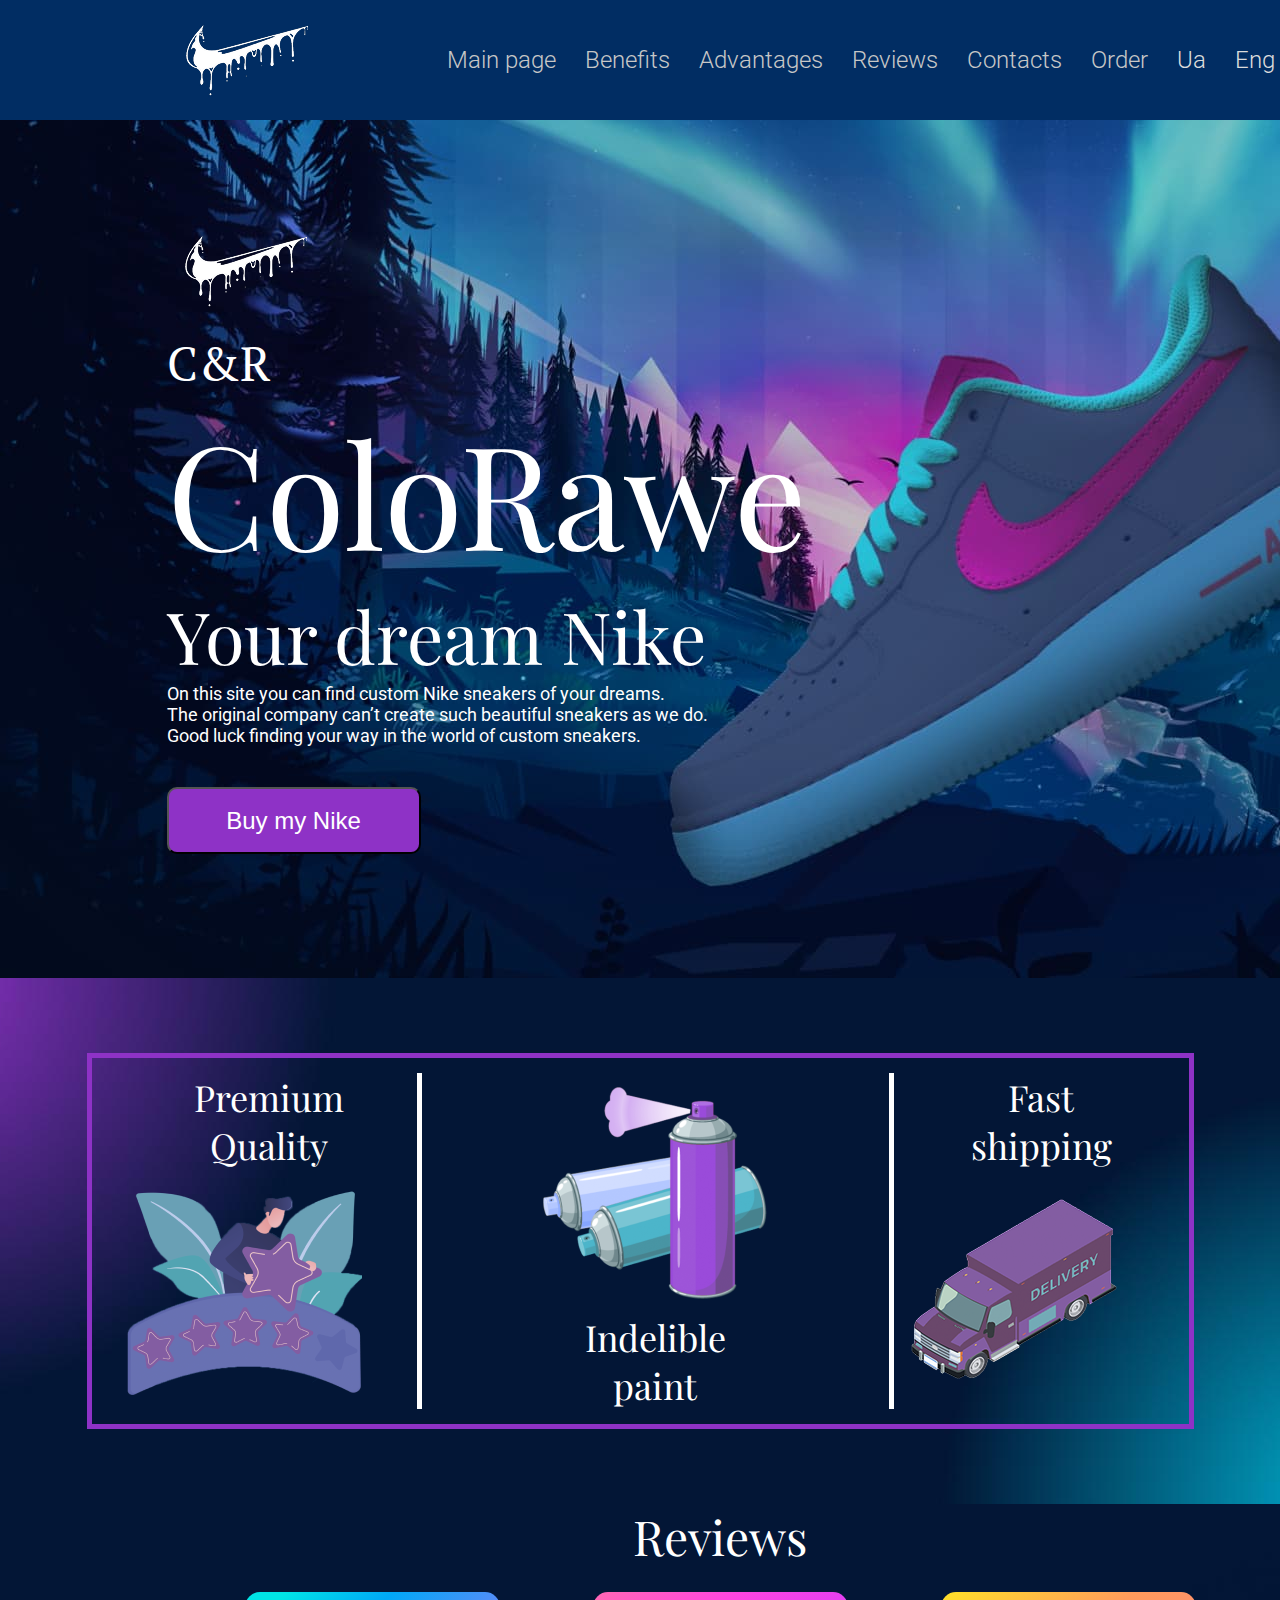
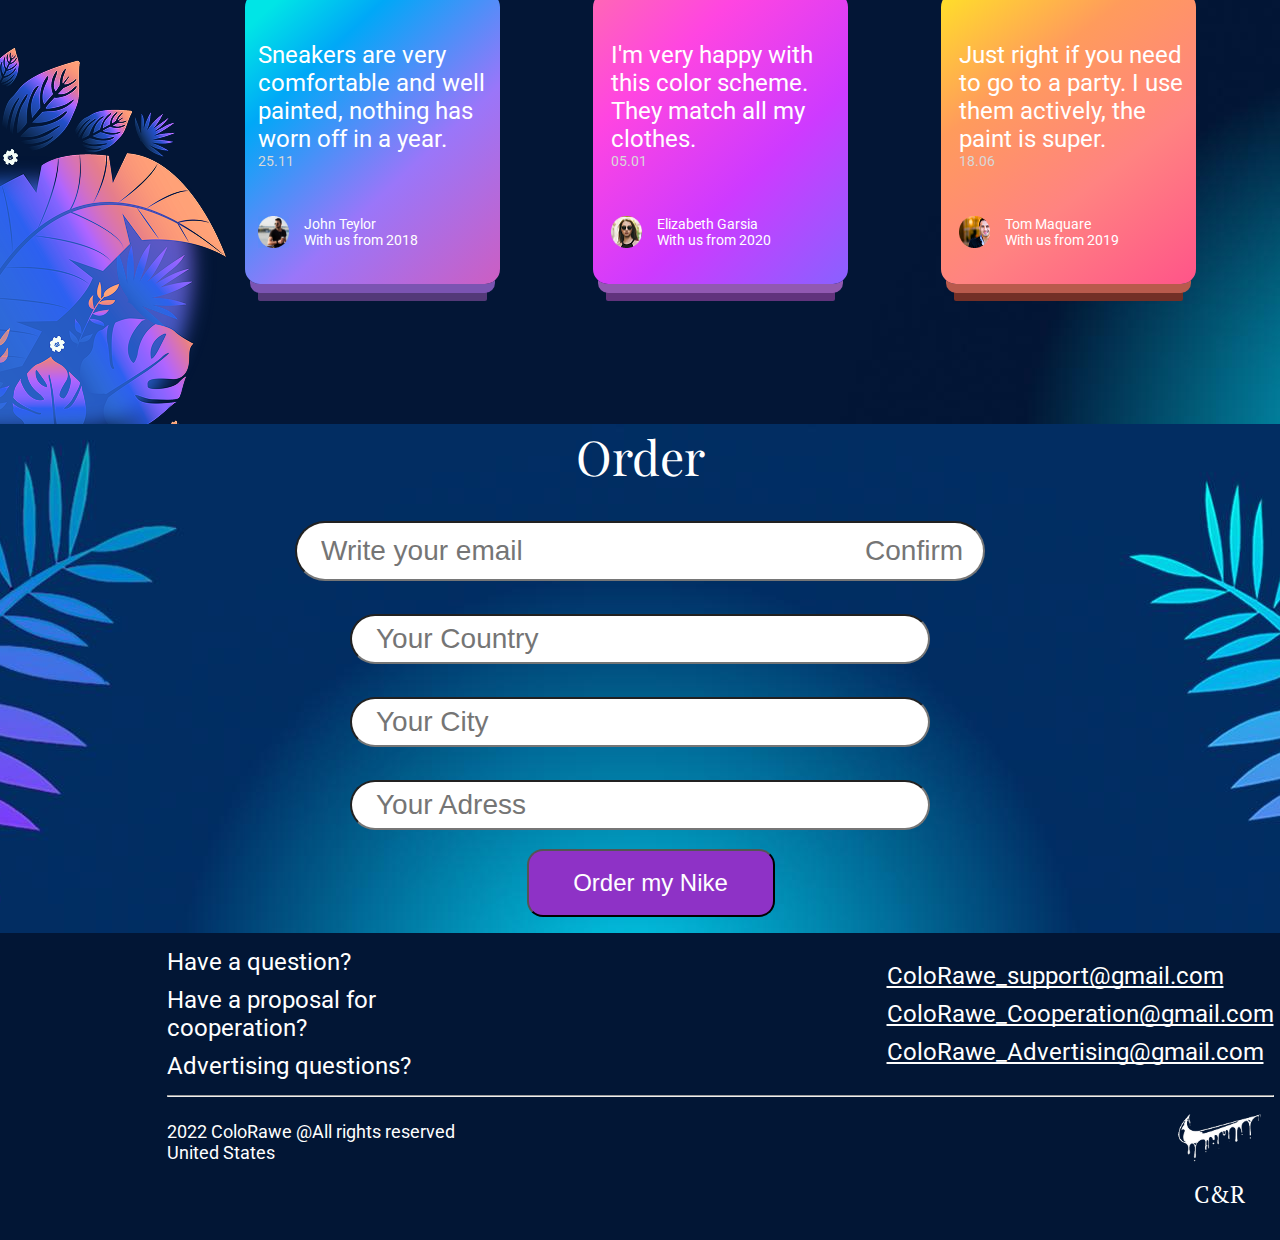
<file: index.html>
<!DOCTYPE html>
<html lang="en">
  <head>
    <meta charset="UTF-8" />
    <meta name="viewport" content="width=device-width, initial-scale=1.0" />
    <title>ColorRave</title>
    <link rel="preconnect" href="https://fonts.googleapis.com" />
    <link rel="preconnect" href="https://fonts.gstatic.com" crossorigin />
    <link
      href="https://fonts.googleapis.com/css2?family=PT+Serif:ital,wght@0,400;0,700;1,400;1,700&family=Playfair+Display:ital,wght@0,400..900;1,400..900&family=Roboto:ital,wght@0,100..900;1,100..900&display=swap"
      rel="stylesheet"
    />
    <link rel="stylesheet" href="./reset.css" />
    <link rel="stylesheet" href="https://cdnjs.cloudflare.com/ajax/libs/modern-normalize/3.0.1/modern-normalize.min.css" integrity="sha512-q6WgHqiHlKyOqslT/lgBgodhd03Wp4BEqKeW6nNtlOY4quzyG3VoQKFrieaCeSnuVseNKRGpGeDU3qPmabCANg==" crossorigin="anonymous" referrerpolicy="no-referrer" />
    <link rel="stylesheet" href="./styles.css" />
  </head>
  <body>
    <header class="header">
      <div class="container header-wrap">
         <img
              class="header-logo"
              src="./img/logo.png"
              alt="logo of the Nike"
            />
        <nav class="nav">
          <ul class="nav-list">    
            <li class="nav-item"><a class="nav-link" href="">Main page</a></li>
            <li class="nav-item"><a class="nav-link" href="">Benefits</a></li>  
            <li class="nav-item"><a class="nav-link" href="">Advantages</a></li>
            <li class="nav-item"><a class="nav-link" href="">Reviews</a></li>
            <li class="nav-item"><a class="nav-link" href="">Contacts</a></li>
            <li class="nav-item"><a class="nav-link" href="">Order</a></li>
            <a href="./ua-language.html" class="language">Ua</a>
            <a href="./index.html" class="language">Eng</a>
        </nav>
      </div>
    </header>
    <main class="main">
      <section class="hero">
        <div class="container hero-flex">
          <img class="logo" src="./img/logo.png" alt="logo of the Nike" />
          <h2 class="hero-c-r">С&R</h2>
          <h1 class="hero-title">ColoRawe</h1>
          <h2 class="hero-subtitle">Your dream Nike</h2>
          <p class="hero-text">
            On this site you can find custom Nike sneakers of your dreams.<br />The
            original company can’t create such beautiful sneakers as we do.<br />
            Good luck finding your way in the world of custom sneakers.
          </p>
          <button class="hero-btn" type="button">Buy my Nike</button>
        </div>
      </section>
      <section class="features">
        <div class="container">
          <ul class="features-list">

            <li class="features-item features-one">
              <h3 class="features-title">Premium<br>Quality</h3>
              <img
                class="features-img"
                src="./img/stars.png"
                alt="man and 5 stars"
              />
            
            </li>
            <li class="features-item">
             
              <img
                class="features-img"
                src="./img/spray-paint.png"
                alt="3 spray paints"
              />
               <h3 class="features-title">Indelible<br>paint</h3>
          
            </li>
            <li class="features-item features-three">
              <h3 class="features-title">Fast<br>shipping</h3>
              <img
                class="features-img"
                src="./img/lorry.png"
                alt="purple lorry"
              />
            </li>
          </ul>
        </div>
      </section>
      <section class="reviews">
        <div class="container">
          <h2 class="reviews-title">Reviews</h2>
          <ul class="reviews-list">
            <li class="reviews-item one">
              <h3 class="reviews-subtitle">
                Sneakers are very comfortable and well painted, nothing has worn
                off in a year.
              </h3>
              <p class="date">25.11</p>
              <div class="reviews-container-2">
               <img
                class="reviews-img"
                src="./img/man-in-glasses.png"
                alt="man-in-glasses"
              />
                <div class="reviews-container">
              <p class="name">John Teylor</p>
              <p class="reviews-text">With us from 2018</p>
              </div>
              </div>
            </li>
            <li class="reviews-item two">
              <h3 class="reviews-subtitle">
                I'm very happy with this color scheme. They match all my
                clothes.
              </h3>
              <p class="date">05.01</p>
             <div class="reviews-container-2">
              <img
                class="reviews-img"
                src="./img/woman.png"
                alt="woman-in-glasses"
              />
                 <div class="reviews-container">
              <p class="name">Elizabeth Garsia</p>
              <p class="reviews-text">With us from 2020</p>
              </div>
              </div>
            </li>
            <li class="reviews-item three">
              <h3 class="reviews-subtitle">
                Just right if you need to go to a party. I use them actively,
                the paint is super.
              </h3>
              <p class="date">18.06</p>
              <div class="reviews-container-2">
              <img class="reviews-img" src="./img/man.png" alt="man" />
               <div class="reviews-container">
              <p class="name">Tom Maquare</p>
              <p class="reviews-text">With us from 2019</p>
              </div>
              </div>
            </li>
          </ul>
        </div>
      </section>
      <section class="order">
        <div class="container">
          <h2 class="order-title">Order</h2>
          <form action="">
            <ul class="order-list">
            <li class="order-item">
              <input
                class="order-input order-input-one"
                type="email"
                placeholder="Write your email                                            Confirm"
              />
            </li>
            <li class="order-item">
              <input
                class="order-input"
                type="text"
                placeholder="Your Country"
              />
            </li>
            <li class="order-item">
              <input class="order-input" type="text" placeholder="Your City" />
            </li>
            <li class="order-item">
              <input
                class="order-input"
                type="text"
                placeholder="Your Adress"
              />
            </li>
            </ul>
            <button class="order-btn" type="button">Order my Nike</button>
          </form>
        </div>
      </section>
    </main>
    <footer class="footer">
      <div class="container">
        <div class="footer-container">
        <ul class="footer-list">
          <li class="footer-item">
            <p class="footer-text">Have a question?</p>
                    </li>
            <li class="footer-item">
              <p class="footer-text">Have a proposal for cooperation?</p>
            </li>
            <li class="footer-item">
              <p class="footer-text">Advertising questions?</p>
            </li>
          </ul>
          <ul class="footer-link-list">
            <li>
          <a 
          class="footer-link"
          href="ColoRawe_support@gmail.com"
          type="email"
          >ColoRawe_support@gmail.com</a
          >
</li>
<li>
        <a
        class="footer-link"
        href="ColoRawe_Cooperation@gmail.com"
        type="email"
        >ColoRawe_Cooperation@gmail.com</a
        >
        </li>
        <li>
        <a
        class="footer-link"
        href="ColoRawe_Advertising@gmail.com"
        type="email"
        >ColoRawe_Advertising@gmail.com</a
        >
        </li>
        </ul>
        </div>
        <hr />
        <div class="footer-adress-container">
          <div class="footer-email-container">
        <p class="footer-adress">2022 ColoRawe @All rights reserved</p>
        <p class="footer-country">United States</p>
        </div>
        <div class="logo-container">
        <img class="footer-logo" src="./img/logo.png" alt="logo of the Nike" />
        <p class="footer-c-r">С&R</p>
        </div>
        </div>
      </div>
    </footer>
  </body>
</html>
</file>
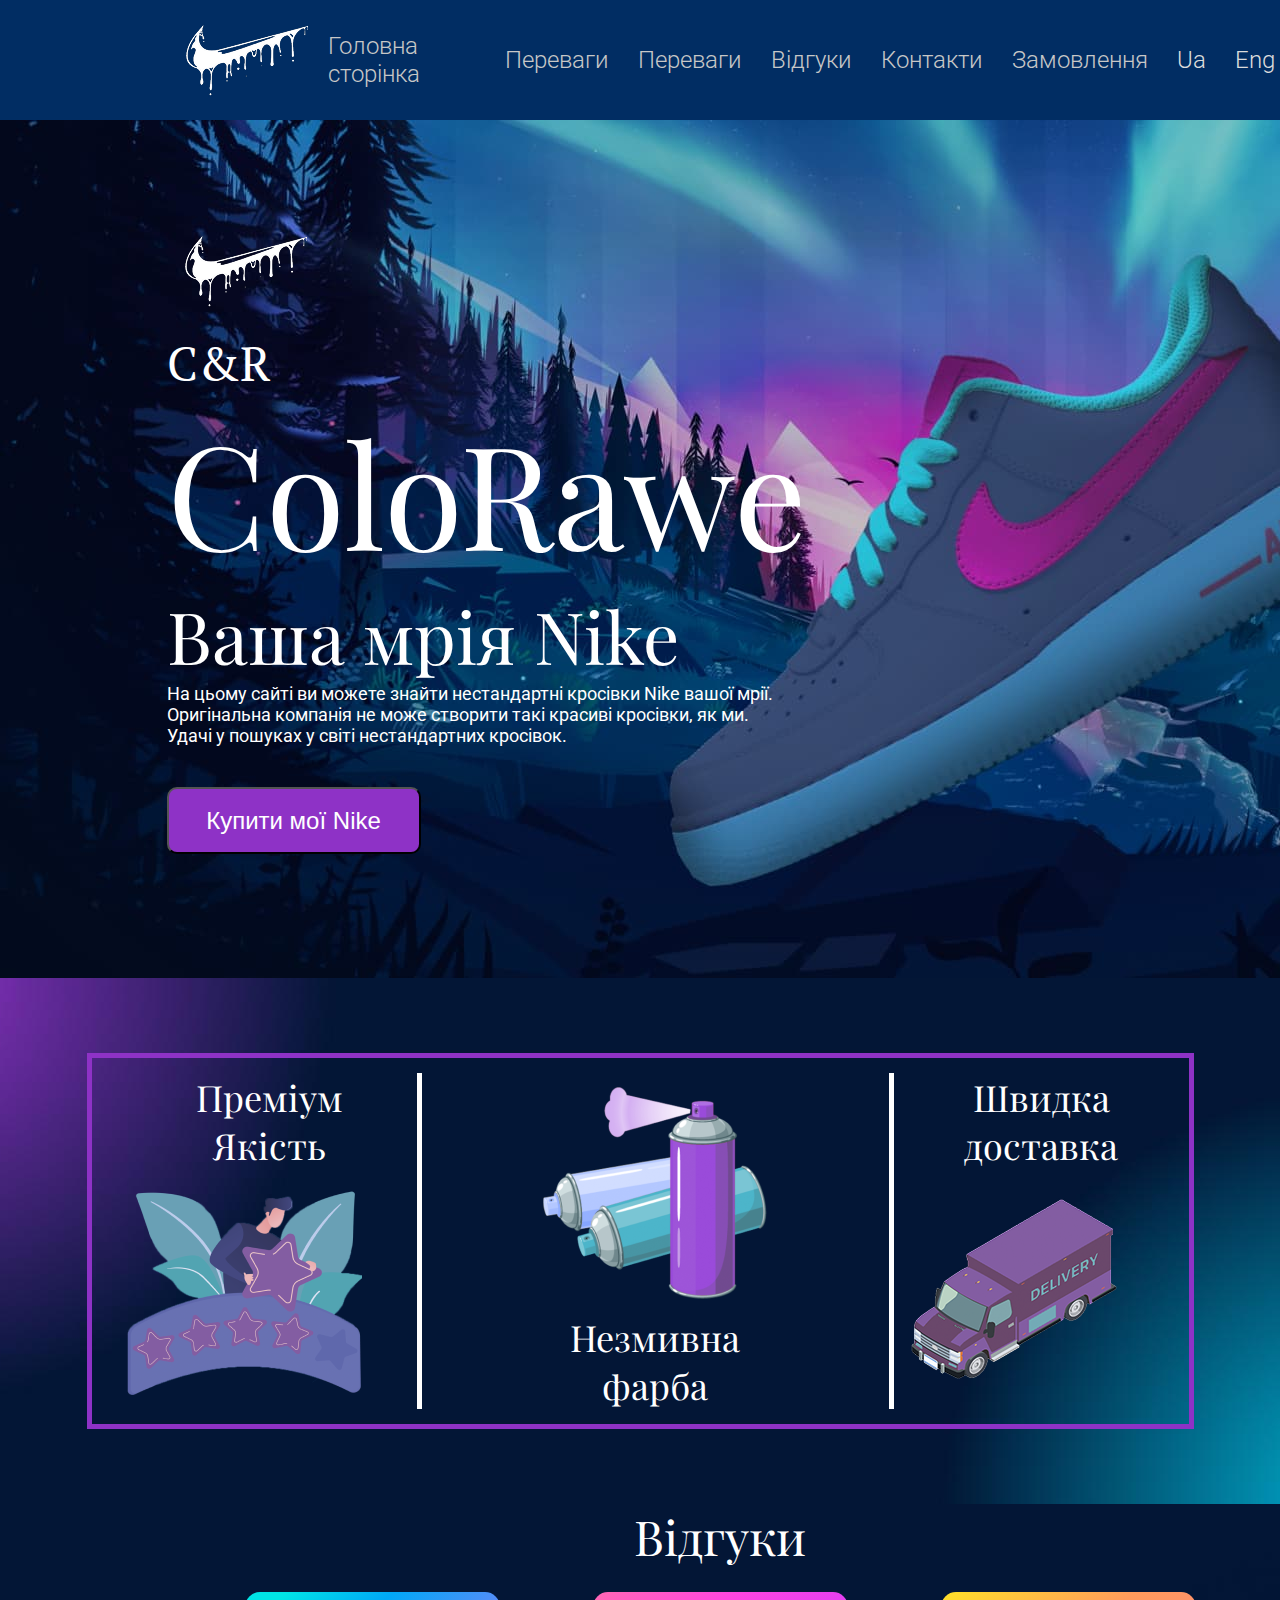
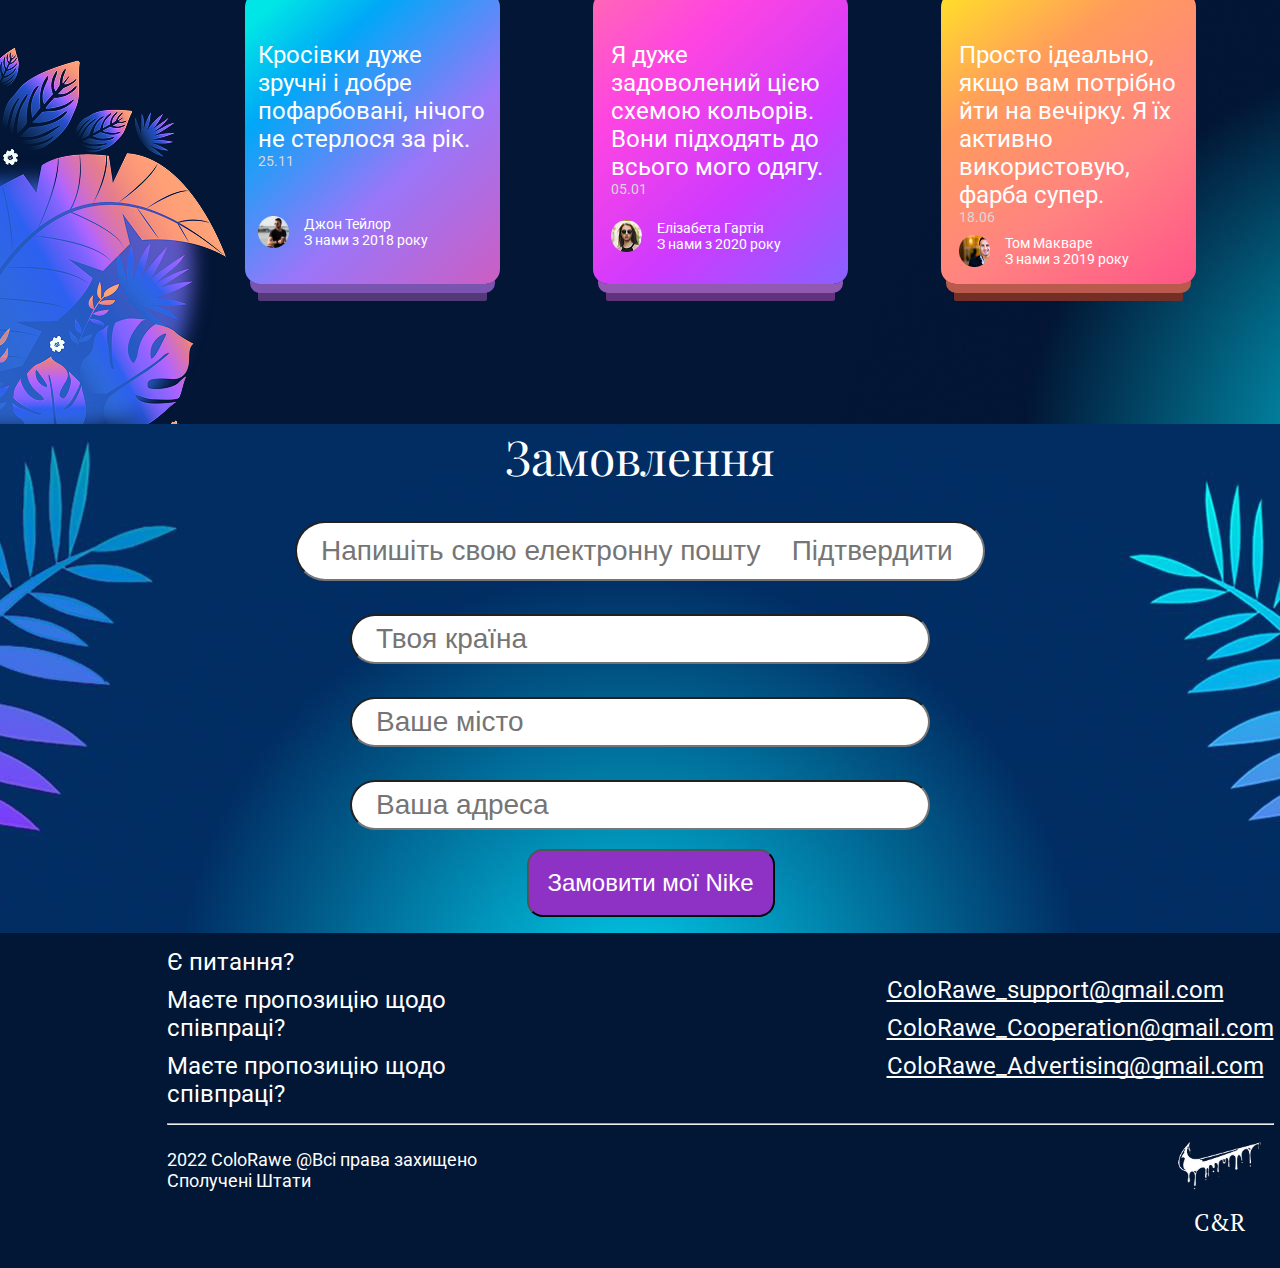
<file: ua-language.html>
<!DOCTYPE html>
<html lang="en">
  <head>
    <meta charset="UTF-8" />
    <meta name="viewport" content="width=device-width, initial-scale=1.0" />
    <title>ColorRave</title>
    <link rel="preconnect" href="https://fonts.googleapis.com" />
    <link rel="preconnect" href="https://fonts.gstatic.com" crossorigin />
    <link
      href="https://fonts.googleapis.com/css2?family=PT+Serif:ital,wght@0,400;0,700;1,400;1,700&family=Playfair+Display:ital,wght@0,400..900;1,400..900&family=Roboto:ital,wght@0,100..900;1,100..900&display=swap"
      rel="stylesheet"
    />
    <link rel="stylesheet" href="./reset.css" />
    <link rel="stylesheet" href="https://cdnjs.cloudflare.com/ajax/libs/modern-normalize/3.0.1/modern-normalize.min.css" integrity="sha512-q6WgHqiHlKyOqslT/lgBgodhd03Wp4BEqKeW6nNtlOY4quzyG3VoQKFrieaCeSnuVseNKRGpGeDU3qPmabCANg==" crossorigin="anonymous" referrerpolicy="no-referrer" />
    <link rel="stylesheet" href="./ua-styles.css" />
  </head>
  <body>
    <header class="header">
      <div class="container header-wrap">
         <img
              class="header-logo"
              src="./img/logo.png"
              alt="logo of the Nike"
            />
        <nav class="nav">
          <ul class="nav-list">    
            <li class="nav-item"><a class="nav-link" href="">Головна сторінка</a></li>
            <li class="nav-item"><a class="nav-link" href="">Переваги</a></li> 
            <li class="nav-item"><a class="nav-link" href="">Переваги</a></li>
            <li class="nav-item"><a class="nav-link" href="">Відгуки</a></li>
            <li class="nav-item"><a class="nav-link" href="">Контакти</a></li>
            <li class="nav-item"><a class="nav-link" href="">Замовлення</a></li>
            <a href="" class="language">Ua</a>
            <a href="./index.html" class="language">Eng</a>
        </nav>
      </div>
    </header>
    <main class="main">
      <section class="hero">
        <div class="container hero-flex">
          <img class="logo" src="./img/logo.png" alt="logo of the Nike" />
          <h2 class="hero-c-r">С&R</h2>
          <h1 class="hero-title">ColoRawe</h1>
          <h2 class="hero-subtitle">Ваша мрія Nike</h2>
          <p class="hero-text">
            На цьому сайті ви можете знайти нестандартні кросівки Nike вашої мрії.<br />Оригінальна компанія не може створити такі красиві кросівки, як ми.<br />Удачі у пошуках у світі нестандартних кросівок.
          </p>
          <button class="hero-btn" type="button">Купити мої Nike</button>
        </div>
      </section>
      <section class="features">
        <div class="container">
          <ul class="features-list">

            <li class="features-item features-one">
              <h3 class="features-title">Преміум<br>Якість</h3>
              <img
                class="features-img"
                src="./img/stars.png"
                alt="man and 5 stars"
              />
            
            </li>
            <li class="features-item">
             
              <img
                class="features-img"
                src="./img/spray-paint.png"
                alt="3 spray paints"
              />
               <h3 class="features-title">Незмивна<br>фарба</h3>
          
            </li>
            <li class="features-item features-three">
              <h3 class="features-title">Швидка<br>доставка</h3>
              <img
                class="features-img"
                src="./img/lorry.png"
                alt="purple lorry"
              />
            </li>
          </ul>
        </div>
      </section>
      <section class="reviews">
        <div class="container">
          <h2 class="reviews-title">Відгуки</h2>
          <ul class="reviews-list">
            <li class="reviews-item one">
              <h3 class="reviews-subtitle">
               Кросівки дуже зручні і добре пофарбовані, нічого не стерлося за рік.
              </h3>
              <p class="date-one">25.11</p>
              <div class="reviews-container-2">
               <img
                class="reviews-img"
                src="./img/man-in-glasses.png"
                alt="man-in-glasses"
              />
                <div class="reviews-container">
              <p class="name">Джон Тейлор</p>
              <p class="reviews-text">З нами з 2018 року</p>
              </div>
              </div>
            </li>
            <li class="reviews-item two">
              <h3 class="reviews-subtitle">
                Я дуже задоволений цією схемою кольорів. Вони підходять до всього мого одягу.
              </h3>
              <p class="date-two">05.01</p>
             <div class="reviews-container-2">
              <img
                class="reviews-img"
                src="./img/woman.png"
                alt="woman-in-glasses"
              />
                 <div class="reviews-container">
              <p class="name">Елізабета Гартія</p>
              <p class="reviews-text">З нами з 2020 року</p>
              </div>
              </div>
            </li>
            <li class="reviews-item three">
              <h3 class="reviews-subtitle">
             Просто ідеально, якщо вам потрібно йти на вечірку. Я їх активно використовую, фарба супер.
              </h3>
              <p class="date-three">18.06</p>
              <div class="reviews-container-2">
              <img class="reviews-img" src="./img/man.png" alt="man" />
               <div class="reviews-container">
              <p class="name">Том Макваре</p>
              <p class="reviews-text">З нами з 2019 року</p>
              </div>
              </div>
            </li>
          </ul>
        </div>
      </section>
      <section class="order">
        <div class="container">
          <h2 class="order-title">Замовлення</h2>
          <form action="">
            <ul class="order-list">
            <li class="order-item">
              <input
                class="order-input order-input-one"
                type="email"
                placeholder="Напишіть свою електронну пошту    Підтвердити"
              />
            </li>
            <li class="order-item">
              <input
                class="order-input"
                type="text"
                placeholder="Твоя країна"
              />
            </li>
            <li class="order-item">
              <input class="order-input" type="text" placeholder="Ваше місто" />
            </li>
            <li class="order-item">
              <input
                class="order-input"
                type="text"
                placeholder="Ваша адреса"
              />
            </li>
            </ul>
            <button class="order-btn" type="button">Замовити мої Nike</button>
          </form>
        </div>
      </section>
    </main>
    <footer class="footer">
      <div class="container">
        <div class="footer-container">
        <ul class="footer-list">
          <li class="footer-item">
            <p class="footer-text">Є питання?</p>
                    </li>
            <li class="footer-item">
              <p class="footer-text">Маєте пропозицію щодо співпраці?</p>
            </li>
            <li class="footer-item">
              <p class="footer-text">Маєте пропозицію щодо співпраці?</p>
            </li>
          </ul>
          <ul class="footer-link-list">
            <li>
          <a 
          class="footer-link"
          href="ColoRawe_support@gmail.com"
          type="email"
          >ColoRawe_support@gmail.com</a
          >
</li>
<li>
        <a
        class="footer-link"
        href="ColoRawe_Cooperation@gmail.com"
        type="email"
        >ColoRawe_Cooperation@gmail.com</a
        >
        </li>
        <li>
        <a
        class="footer-link"
        href="ColoRawe_Advertising@gmail.com"
        type="email"
        >ColoRawe_Advertising@gmail.com</a
        >
        </li>
        </ul>
        </div>
        <hr />
        <div class="footer-adress-container">
          <div class="footer-email-container">
        <p class="footer-adress">2022 ColoRawe @Всі права захищено</p>
        <p class="footer-country">Сполучені Штати</p>
        </div>
        <div class="logo-container">
        <img class="footer-logo" src="./img/logo.png" alt="logo of the Nike" />
        <p class="footer-c-r">С&R</p>
        </div>
        </div>
      </div>
    </footer>
  </body>
</html>
</file>
<file: styles.css>
body{
  font-family:Roboto;
}
.container{
  margin: 0 auto;
  width: 1107px;
}

.header{
  background: #012D63;
  padding-left: 168px;
  padding-right: 165px;
  width: 1440px;
  margin: 0 auto;
}
.header-wrap{
  display: flex;
    align-items: center;
    justify-content: space-between;
}
.nav-list{
  display: flex;
  justify-content: center;
  align-items: center;
  gap: 29px;
}
.nav-link{
  color: #C7C7C7;
font-size: 24px;
font-weight: 300;
line-height: normal;
}
.nav-link:hover{
 color: #FFFFFF;
}
.language:hover{
color: #FFFFFF;
}
.language{
  color: #DCDCDC;
font-size: 24px;
font-weight: 300;
line-height: normal;
}
.hero{
  background-image: url(./img/hero-bg.jpg);
  background-repeat: no-repeat;
  width: 1440px;
height: 858px;
flex-shrink: 0;
margin: 0 auto;
}
.hero-c-r{
  color: #FFF;
font-family: "PT Serif";
font-size: 48px;
font-weight: 400;
line-height: normal;
}
.hero-title{
  color: #FFF;
font-family: "Playfair Display";
font-size: 144px;
font-weight: 400;
line-height: normal;
}
.hero-subtitle{
  color: #FFF;
font-family: "Playfair Display";
font-size: 72px;
font-weight: 400;
line-height: normal;
}
.hero-text{
  color: #FFF;
font-size: 18px;
font-weight: 400;
line-height: normal;
}
.hero-btn{
  color: #FFF;
font-size: 24px;
font-weight: 400;
line-height: normal;
border-radius: 10px;
background: #8E32C6;
width: 254px;
height: 67px;
flex-shrink: 0;
margin-top: 41px;
}
.logo{
  width: 160px;
height: 120px;
flex-shrink: 0;
margin-top: 91px;
}
.hero-flex{
  display: flex;
  flex-direction: column;
  justify-content: start;
}
.features{
  background-image: url(./img/bg.jpg);
  background-repeat: no-repeat;
  background-position: center;
  padding-top:75px ;
  padding-bottom: 75px;
}
.features-list{
  display: flex;
flex-shrink: 0;
padding: 0;
margin: 0 auto;
align-items: center;
justify-content: space-between;
border: 5px solid #8E32C6;
padding-top:15px ;
padding-bottom:15px ;

}
.features-container{
border: 5px solid #8E32C6;
display: flex;
    gap: 145px;
    padding-top:25px ;
    padding-bottom:25px ;
}
.features-title{
  color: #FFF;
text-align: center;
font-family: "Playfair Display";
font-size: 36px;
font-weight: 400;
line-height: normal;
}
.features-one{
border-right:5px solid #FFFFFF;
width: 300px;
margin-left: 30px;
}
.features-three{
border-left:5px solid #FFFFFF;
width: 300px;
}
.reviews{
    
  background: url(./img/flowers.png) no-repeat left bottom, url(./img/reviews-bg.jpg) no-repeat;
width: 1440px;
height: 520px;
flex-shrink: 0;
margin: 0 auto;
}
.reviews-container-2{
  display: flex;
  gap: 10px;
}
.one{
border-radius: 15px;
background: linear-gradient(137deg, #00E5E6 7.29%, #00A8F7 26.04%, #9A76F9 62.5%, #CC5EC2 100%);
box-shadow: 0 14px 0 -5px #7B54B2, 0 30px 0 -13px #533978;
padding:49px 14px 29px 13px ;
}
.two{
border-radius: 15px;
background: linear-gradient(137deg, #FF68B4 0%, #FF45E1 26.04%, #CE3AFF 62.84%, #8961FF 100%);
box-shadow: 0 14px 0 -5px #9159B1, 0 30px 0 -13px #61337C;
padding:49px 9px 29px 18px ;
}
.three{
border-radius: 15px;
background: linear-gradient(143deg, #FFE128 0%, #FF9B5C 30.21%, #FF8381 63.29%, #FF5489 100%);
box-shadow: 0 14px 0 -5px #B95A4C, 0 30px 0 -13px #732F26;
padding:49px 9px 29px 18px  ;
}
.reviews-list{
  display: flex;
justify-content: center;
gap: 93px;
}
.reviews-item{
  width: 255px;
height: 292px;
flex-shrink: 0;

}
.reviews-title{
  color: #FFF;
text-align: center;
font-family: "Playfair Display";
font-size: 48px;
font-weight: 400;
line-height: normal;
margin-bottom: 24px;
margin-bottom: 24px;
}
.reviews-subtitle{
  color: #FFF;
font-size: 24px;
font-weight: 400;
line-height: normal;
}
.date{
  color: #D8D8D8;
font-size: 14px;
font-weight: 400;
line-height: normal;
margin-bottom: 47px;
}
.name{
  color: #FFF;
font-size: 14px;
font-weight: 400;
line-height: normal;
margin-left: 5px;
}
.reviews-text{
  color: #FFF;
font-size: 14px;
font-weight: 400;
line-height: normal;
margin-left: 5px;
}
.reviews-container{
  display: flex;
  flex-direction: column;
  justify-content: center;
}
.order{
  background-image: url(./img/order-bg.jpg);
  background-repeat: no-repeat;
  background-position: center;

}
.order-title{
  color: #FFF;
font-family: "Playfair Display";
font-size: 48px;
font-weight: 400;
line-height: normal;
text-align: center;
margin-bottom: 33px;
}
.order-list{
  display: flex;
  flex-direction: column;
  align-items: center;
  gap: 33px;
}
.order-input{
  color: #959595;
font-size: 28px;
font-weight: 400;
line-height: normal;
border-radius: 50px;
background: #FFF;
width: 580px;
height: 50px;
padding-left: 24px;

}
.order-input-one{
  width: 690px;
height: 60px;
}
.order-btn{
  color: #FFF;
font-size: 24px;
font-weight: 400;
line-height: normal;
border-radius: 16px;
background: #8E32C6;
width: 248px;
height: 68px;
margin-top: 19px;
margin-left: 440px;
margin-bottom: 16px;
}
.footer{
  background-color:#021635;
  width: 1440px;
  margin: 0 auto;
}
.footer-text{
  color: #FFF;
font-size: 24px;
font-weight: 400;
line-height: normal;
}
.footer-link-list{
  display: flex;
      flex-direction: column;
    gap: 10px;
}
.footer-list{
  display: flex;
  flex-direction: column;
  gap: 10px;
}
.footer-link{
  color: #FFF;
font-size: 24px;
font-weight: 400;
line-height: normal;
text-decoration-line: underline;
text-decoration-style: solid;
text-decoration-skip-ink: none;
text-decoration-thickness: auto;
text-underline-offset: auto;
text-underline-position: from-font;
}
.footer-adress{
  color: #FFF;
font-size: 18px;
font-weight: 400;
line-height: normal;
}
.footer-country{
  color: #FFF;
font-size: 18px;
font-weight: 400;
line-height: normal;
}
.footer-container{
  display: flex;
  gap: 373px;
padding-top: 15px;
padding-bottom: 15px;
align-items: center;
}
.footer-c-r{
  color: #FFF;
font-family: "PT Serif";
font-size: 24px;
font-weight: 400;
line-height: normal;
}
.logo-container{
  display: flex;
      flex-direction: column;
    flex-wrap: wrap;
    align-content: flex-end;
    align-items: center;
    margin-bottom: 30px;
}
.footer-logo{
  width: 108px;
height: 81px;
}
.footer-adress-container{
  display: flex;
  justify-content:space-between
}
.footer-email-container{
  display: flex;
  flex-direction: column;
  margin-top: 24px;
}
</file>
<file: ua-styles.css>
body{
  font-family:Roboto;
}
.container{
  margin: 0 auto;
  width: 1107px;
}

.header{
  background: #012D63;
  padding-left: 168px;
  padding-right: 165px;
  width: 1440px;
  margin: 0 auto;
}
.header-wrap{
  display: flex;
    align-items: center;
    justify-content: space-between;
    
}
.nav-list{
  display: flex;
  justify-content: center;
  align-items: center;
  gap: 29px;
}
.nav-link{
  color: #C7C7C7;
font-size: 24px;
font-weight: 300;
line-height: normal;
}
.nav-link:hover{
 color: #FFFFFF;
}
.language:hover{
color: #FFFFFF;
}
.language{
  color: #DCDCDC;
font-size: 24px;
font-weight: 300;
line-height: normal;
}
.hero{
  background-image: url(./img/hero-bg.jpg);
  background-repeat: no-repeat;
  width: 1440px;
height: 858px;
flex-shrink: 0;
margin: 0 auto;
}
.hero-c-r{
  color: #FFF;
font-family: "PT Serif";
font-size: 48px;
font-weight: 400;
line-height: normal;
}
.hero-title{
  color: #FFF;
font-family: "Playfair Display";
font-size: 144px;
font-weight: 400;
line-height: normal;
}
.hero-subtitle{
  color: #FFF;
font-family: "Playfair Display";
font-size: 72px;
font-weight: 400;
line-height: normal;
}
.hero-text{
  color: #FFF;
font-size: 18px;
font-weight: 400;
line-height: normal;
}
.hero-btn{
  color: #FFF;
font-size: 24px;
font-weight: 400;
line-height: normal;
border-radius: 10px;
background: #8E32C6;
width: 254px;
height: 67px;
flex-shrink: 0;
margin-top: 41px;
}
.logo{
  width: 160px;
height: 120px;
flex-shrink: 0;
margin-top: 91px;
}
.hero-flex{
  display: flex;
  flex-direction: column;
  justify-content: start;
}
.features{
  background-image: url(./img/bg.jpg);
  background-repeat: no-repeat;
  background-position: center;
  padding-top:75px ;
  padding-bottom: 75px;
}
.features-list{
  display: flex;
flex-shrink: 0;
padding: 0;
margin: 0 auto;
align-items: center;
justify-content: space-between;
border: 5px solid #8E32C6;
padding-top:15px ;
padding-bottom:15px ;

}
.features-container{
border: 5px solid #8E32C6;
display: flex;
    gap: 145px;
    padding-top:25px ;
    padding-bottom:25px ;
}
.features-title{
  color: #FFF;
text-align: center;
font-family: "Playfair Display";
font-size: 36px;
font-weight: 400;
line-height: normal;
}
.features-one{
border-right:5px solid #FFFFFF;
width: 300px;
margin-left: 30px;
}
.features-three{
border-left:5px solid #FFFFFF;
width: 300px;
}
.reviews{
    
  background: url(./img/flowers.png) no-repeat left bottom, url(./img/reviews-bg.jpg) no-repeat;
width: 1440px;
height: 520px;
flex-shrink: 0;
margin: 0 auto;
}
.reviews-container-2{
  display: flex;
  gap: 10px;
}
.one{
border-radius: 15px;
background: linear-gradient(137deg, #00E5E6 7.29%, #00A8F7 26.04%, #9A76F9 62.5%, #CC5EC2 100%);
box-shadow: 0 14px 0 -5px #7B54B2, 0 30px 0 -13px #533978;
padding:49px 14px 29px 13px ;
}
.two{
border-radius: 15px;
background: linear-gradient(137deg, #FF68B4 0%, #FF45E1 26.04%, #CE3AFF 62.84%, #8961FF 100%);
box-shadow: 0 14px 0 -5px #9159B1, 0 30px 0 -13px #61337C;
padding:49px 9px 29px 18px ;
}
.three{
border-radius: 15px;
background: linear-gradient(143deg, #FFE128 0%, #FF9B5C 30.21%, #FF8381 63.29%, #FF5489 100%);
box-shadow: 0 14px 0 -5px #B95A4C, 0 30px 0 -13px #732F26;
padding:49px 9px 29px 18px  ;
}
.reviews-list{
  display: flex;
justify-content: center;
gap: 93px;
}
.reviews-item{
  width: 255px;
height: 292px;
flex-shrink: 0;

}
.reviews-title{
  color: #FFF;
text-align: center;
font-family: "Playfair Display";
font-size: 48px;
font-weight: 400;
line-height: normal;
margin-bottom: 24px;
margin-bottom: 24px;
}
.reviews-subtitle{
  color: #FFF;
font-size: 24px;
font-weight: 400;
line-height: normal;
}
.date-one{
  color: #D8D8D8;
font-size: 14px;
font-weight: 400;
line-height: normal;
margin-bottom: 47px;
}
.date-two{
  color: #D8D8D8;
font-size: 14px;
font-weight: 400;
line-height: normal;
margin-bottom: 23px;
}
.date-three{
  color: #D8D8D8;
font-size: 14px;
font-weight: 400;
line-height: normal;
margin-bottom: 10px;
}
.name{
  color: #FFF;
font-size: 14px;
font-weight: 400;
line-height: normal;
margin-left: 5px;
}
.reviews-text{
  color: #FFF;
font-size: 14px;
font-weight: 400;
line-height: normal;
margin-left: 5px;
}
.reviews-container{
  display: flex;
  flex-direction: column;
  justify-content: center;
}
.order{
  background-image: url(./img/order-bg.jpg);
  background-repeat: no-repeat;
  background-position: center;

}
.order-title{
  color: #FFF;
font-family: "Playfair Display";
font-size: 48px;
font-weight: 400;
line-height: normal;
text-align: center;
margin-bottom: 33px;
}
.order-list{
  display: flex;
  flex-direction: column;
  align-items: center;
  gap: 33px;
}
.order-input{
  color: #959595;
font-size: 28px;
font-weight: 400;
line-height: normal;
border-radius: 50px;
background: #FFF;
width: 580px;
height: 50px;
padding-left: 24px;

}
.order-input-one{
  width: 690px;
height: 60px;
}
.order-btn{
  color: #FFF;
font-size: 24px;
font-weight: 400;
line-height: normal;
border-radius: 16px;
background: #8E32C6;
width: 248px;
height: 68px;
margin-top: 19px;
margin-left: 440px;
margin-bottom: 16px;
}
.footer{
  background-color:#021635;
  width: 1440px;
  margin: 0 auto;
}
.footer-text{
  color: #FFF;
font-size: 24px;
font-weight: 400;
line-height: normal;
}
.footer-link-list{
  display: flex;
      flex-direction: column;
    gap: 10px;
}
.footer-list{
  display: flex;
  flex-direction: column;
  gap: 10px;
}
.footer-link{
  color: #FFF;
font-size: 24px;
font-weight: 400;
line-height: normal;
text-decoration-line: underline;
text-decoration-style: solid;
text-decoration-skip-ink: none;
text-decoration-thickness: auto;
text-underline-offset: auto;
text-underline-position: from-font;
}
.footer-adress{
  color: #FFF;
font-size: 18px;
font-weight: 400;
line-height: normal;
}
.footer-country{
  color: #FFF;
font-size: 18px;
font-weight: 400;
line-height: normal;
}
.footer-container{
  display: flex;
  gap: 373px;
padding-top: 15px;
padding-bottom: 15px;
align-items: center;
}
.footer-c-r{
  color: #FFF;
font-family: "PT Serif";
font-size: 24px;
font-weight: 400;
line-height: normal;
}
.logo-container{
  display: flex;
      flex-direction: column;
    flex-wrap: wrap;
    align-content: flex-end;
    align-items: center;
    margin-bottom: 30px;
}
.footer-logo{
  width: 108px;
height: 81px;
}
.footer-adress-container{
  display: flex;
  justify-content:space-between
}
.footer-email-container{
  display: flex;
  flex-direction: column;
  margin-top: 24px;
}
</file>
